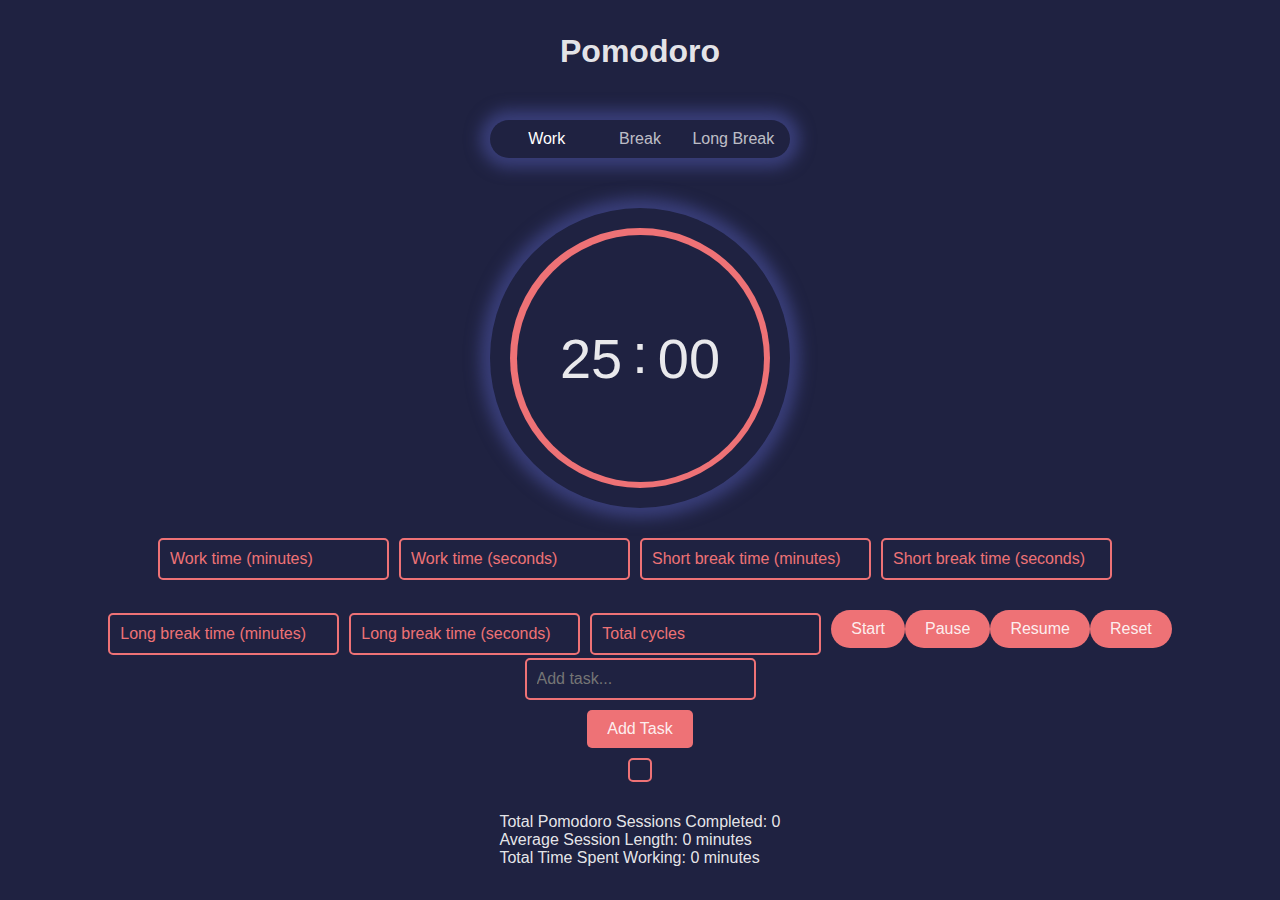
<file: hackathon-pomodorotimer/index.html>
<!DOCTYPE html>
<html lang="en">
<head>
    <meta charset="UTF-8">
    <meta name="viewport" content="width=device-width, initial-scale=1.0">
    <title>Pomodoro Timer with Distraction-Free Mode</title>
    <link rel="stylesheet" href="style.css">
</head>
<body>
    <section>
        <div class="container">
            <h1>Pomodoro</h1>
    
            <div class="painel">
                <p id="work" style="color: white;">Work</p> <p id="break">Break</p> <p id="long-break">Long Break</p>
            </div>
    
            <div class="timer">
                <div class="circle">
                    <div class="time">
                        <p id="minutes"></p>
                        <p>:</p>
                        <p id="seconds"></p>
                    </div>
                </div>
            </div>
    
            <div class="controls">
                <input type="number" id="workMinutesInput" placeholder="Work time (minutes)">
                <input type="number" id="workSecondsInput" placeholder="Work time (seconds)">
                <input type="number" id="breakMinutesInput" placeholder="Short break time (minutes)">
                <input type="number" id="breakSecondsInput" placeholder="Short break time (seconds)">
            </div>
            <div class="controls">
                <input type="number" id="longBreakMinutesInput" placeholder="Long break time (minutes)">
                <input type="number" id="longBreakSecondsInput" placeholder="Long break time (seconds)">
                <input type="number" id="cycleCountInput" placeholder="Total cycles">
                <button id="start" class="start-btn" onclick="start()">Start</button>
                <button id="pause" class="pause-btn" onclick="pause()">Pause</button>
                <button id="resume" class="resume-btn" onclick="resume()">Resume</button>
                <button id="reset" class="reset-btn" onclick="reset()">Reset</button>
            </div>
            <input type="text" id="taskInput" placeholder="Add task...">
            <button id="addTaskBtn" onclick="addTask()">Add Task</button>
            <ul id="taskList"></ul>
            <p id="message"></p>
           
            <label class="invisible" for="distractionToggle" class="toggle-label">Distraction-Free Mode</label>
            <input class="invisible" type="checkbox" id="distractionToggle">
            <!-- Display Statistics -->
            <div class="statistics">
                <p>Total Pomodoro Sessions Completed: <span id="totalSessions">0</span></p>
                <p>Average Session Length: <span id="averageSessionLength">0</span> minutes</p>
                <p>Total Time Spent Working: <span id="totalTimeSpent">0</span> minutes</p>
            </div>
        </div>
    </section>

    <audio id="notification_sound">
        <source src="notification_sound.mp3" type="audio/mpeg">
        Your browser does not support the audio element.
    </audio>

    <script src="./script.js"></script>
</body>
</html>
</file>
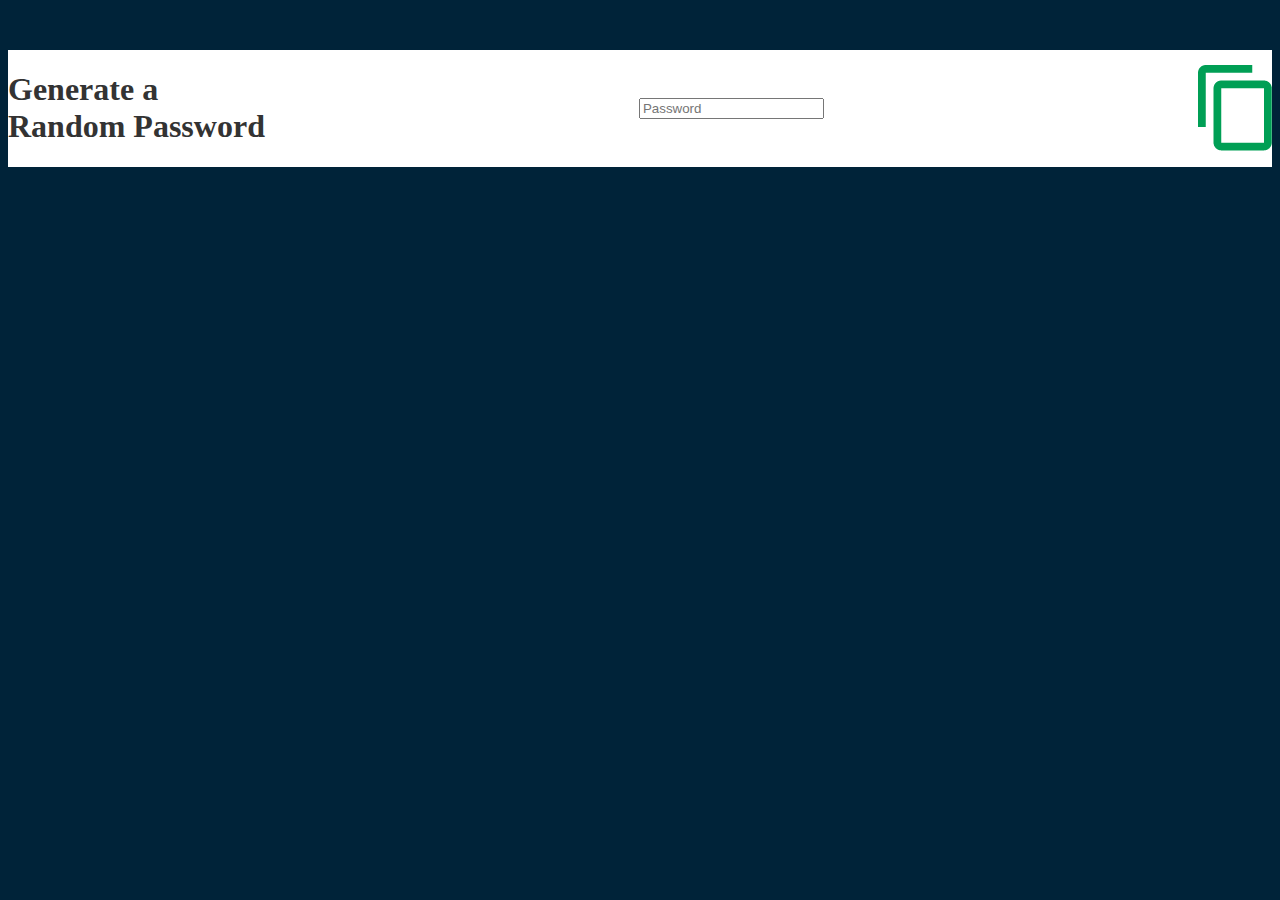
<file: pswd generator/index.html>
<!DOCTYPE html>
<html>
    <head>
        <meta name="viewport" content="width=device-width,initial-scale=1.0">
        <title>Random Password Generator - Easy Tutorials</title>
        <link rel="stylesheet" href="style.css">
    </head>
    <body>
        <div class="display">
            <h1>Generate a <br>Random Password</h1>
            <input type="text" id="password" placeholder="Password">
            <img src="copy.png">
        </div>
    </body>
</html>
</file>
<file: hackathon-pomodorotimer/style.css>
/* CSS */

/* Global styles */
:root {
    font-size: 62.5%; /* 1rem = 10px */

    --color-primary: hsl(235, 35%, 19%);
    --color-secondary: hsl(358, 78%, 69%);
    --color-font: hsla(0, 0%, 100%, 0.902);

    --color-shadow: hsl(235, 36%, 35%);
}

* {
    margin: 0;
    padding: 0;
    box-sizing: border-box;
}

html, body {
    height: 100%;
    background-color: var(--color-primary);
    font-size: 1.6rem;
    font-family: 'Open sans', sans-serif;
}

p,
i,
h1 {
    color: var(--color-font);
}

i {
    font-size: 3.2rem;
}

h1 {
    font-size: 3.2rem;
}

/* Content styles */
section {
    display: flex;
    align-items: center;
    height: 100%;
}

.container {
    width: min(42.5rem, 100%);
    margin-inline: auto;
    padding-inline: 2rem;
    display: flex;
    justify-content: center;
    align-items: center;
    flex-direction: column;
}

.painel {
    display: grid;
    grid-template-columns: 1fr 1fr 1fr;
    text-align: center;
    width: 30rem;
    margin-block: 5rem;
    padding: 1rem;
    border-radius: 10rem;
    -webkit-box-shadow: 0px 0px 15px 10px var(--color-shadow); 
    box-shadow: 0px 0px 15px 10px var(--color-shadow);
}

.invisible{
    visibility: hidden;
}

.painel p {
    opacity: .8;
    transition: 1s ease-in;
}

.painel p.active {
    opacity: 1;
    color: var(--color-secondary);
}

.timer {
    display: flex;
    justify-content: center;
    align-items: center;
    width: 30rem;
    height: 30rem;
    border-radius: 50%;
    -webkit-box-shadow: 0px 0px 15px 10px var(--color-shadow); 
    box-shadow: 0px 0px 15px 10px var(--color-shadow);
}

.circle {
    display: flex;
    justify-content: center;
    align-items: center;
    width: 26rem;
    height: 26rem;
    border-radius: 50%;
    background-color: var(--color-secondary);
    position: relative;
}

.circle::before {
    content: '';
    position: absolute;
    width: 95%;
    height: 95%;
    border-radius: 50%;
    background-color: var(--color-primary);
}

.time {
    position: relative;
    display: flex;
    flex-direction: row;
}

.time p {
    font-size: 5.6rem;
}

.time p:nth-of-type(2) {
    position: relative;
    top: -.5rem;
    margin-inline: 1rem;
}

.controls {
    margin-top: 3rem;
    display: flex; /* Add flex display */
    align-items: center; /* Align items vertically */
    flex-direction: row; /* Change to column layout */
}

.input-container {
    display: flex;
    align-items: center;
    margin-bottom: 10px; /* Add margin bottom to create space between rows */
}

.controls input[type="number"] {
    padding: 10px;
    font-size: 1.6rem;
    border: 2px solid var(--color-secondary); /* Border color */
    border-radius: 5px;
    background-color: var(--color-primary); /* Background color */
    color: var(--color-font); /* Text color */
    margin-right: 10px; /* Add right margin for spacing */
}

.controls input[type="number"]:focus {
    outline: none;
    border-color: var(--color-secondary-light); /* Border color when focused */
}

.controls input[type="number"]::placeholder {
    color: var(--color-secondary); /* Placeholder text color */
}

/* Task list styles */
.task-container {
    margin-top: 2rem;
    display: flex;
    flex-direction: column;
    align-items: center;
}

#taskInput {
    padding: 10px;
    font-size: 1.6rem;
    border: 2px solid var(--color-secondary);
    border-radius: 5px;
    background-color: var(--color-primary);
    color: var(--color-font);
    margin-bottom: 10px;
}

#addTaskBtn {
    padding: 10px 20px;
    font-size: 1.6rem;
    font-family: 'Open sans', sans-serif;
    border: none;
    border-radius: 5px;
    background-color: var(--color-secondary);
    color: var(--color-font);
    cursor: pointer;
    transition: background-color 0.3s ease;
}

#addTaskBtn:hover {
    background-color: var(--color-secondary-light);
}

#taskList {
    margin-top: 10px;
    max-height: 200px;
    overflow-y: auto;
    padding: 10px;
    border: 2px solid var(--color-secondary);
    border-radius: 5px;
    background-color: var(--color-primary);
    color: var(--color-font);
    font-size: 1.6rem;
}

/* Your existing CSS */

.controls .start-btn {
    padding: 10px 20px; /* Adjust padding to match for both buttons */
    font-size: 1.6rem;
    font-family: 'Open sans', sans-serif; /* Match the font family of other elements */
    border: none;
    border-radius: 30px; /* Oval shape */
    background-color: var(--color-secondary); /* Background color */
    color: var(--color-font); /* Text color */
    cursor: pointer;
    transition: background-color 0.3s ease; /* Smooth transition */
    display: block; /* Display as block to appear on separate lines */
    margin-bottom: 10px; /* Add margin bottom to create space between buttons */
}


.reset-btn{
    padding: 10px 20px;
    font-family: 'Open sans', sans-serif; /* Match the font family of other elements */
    border: none;
    border-radius: 30px; /* Oval shape */
    background-color: var(--color-secondary);
    color: var(--color-font); /* Text color */
    /* Background color */
    cursor: pointer;
    transition: background-color 0.3s ease; /* Smooth transition */
    display: block; /* Display as block to appear on separate lines */
    margin-bottom: 10px;
    font-size: 1.6rem;
    height: 5%;
}



.controls .pause-btn {
    padding: 10px 20px; /* Adjust padding to match for all buttons */
    font-size: 1.6rem;
    font-family: 'Open sans', sans-serif; /* Match the font family of other elements */
    border: none;
    border-radius: 30px; /* Oval shape */
    background-color: var(--color-secondary); /* Background color */
    color: var(--color-font); /* Text color */
    cursor: pointer;
    transition: background-color 0.3s ease; /* Smooth transition */
    display: block; /* Display as block to appear on separate lines */
    margin-bottom: 10px; /* Add margin bottom to create space between buttons */
}

/* Your existing CSS */

.controls .resume-btn {
    padding: 10px 20px; /* Adjust padding to match for all buttons */
    font-size: 1.6rem;
    font-family: 'Open sans', sans-serif; /* Match the font family of other elements */
    border: none;
    border-radius: 30px; /* Oval shape */
    background-color: var(--color-secondary); /* Background color */
    color: var(--color-font); /* Text color */
    cursor: pointer;
    transition: background-color 0.3s ease; /* Smooth transition */
    display: block; /* Display as block to appear on separate lines */
    margin-bottom: 10px; /* Add margin bottom to create space between buttons */
}


.toggle-label {
    color: red; /* Set the text color to red */
    font-weight: bold; /* Make the text bold */
    margin-bottom: 10px; /* Add some bottom margin for spacing */
}
</file>
<file: pswd generator/style.css>
{
    margin: 0;
    padding: 0;
    font-family: 'Poppins',sans-serif;
    box-sizing: border-box;
}
body{
    background: #002339;
    color: #fff;
}
.container{
    margin: 12%;
    width: 90%;
    max-width: 700px;
}
.display{
    width: 100%;
    margin-top: 50px;
    margin-bottom: 30px;
    background: #fff;
    color: #333;
    display: flex;
    align-items: center;
    justify-content: space-between;
}
</file>
